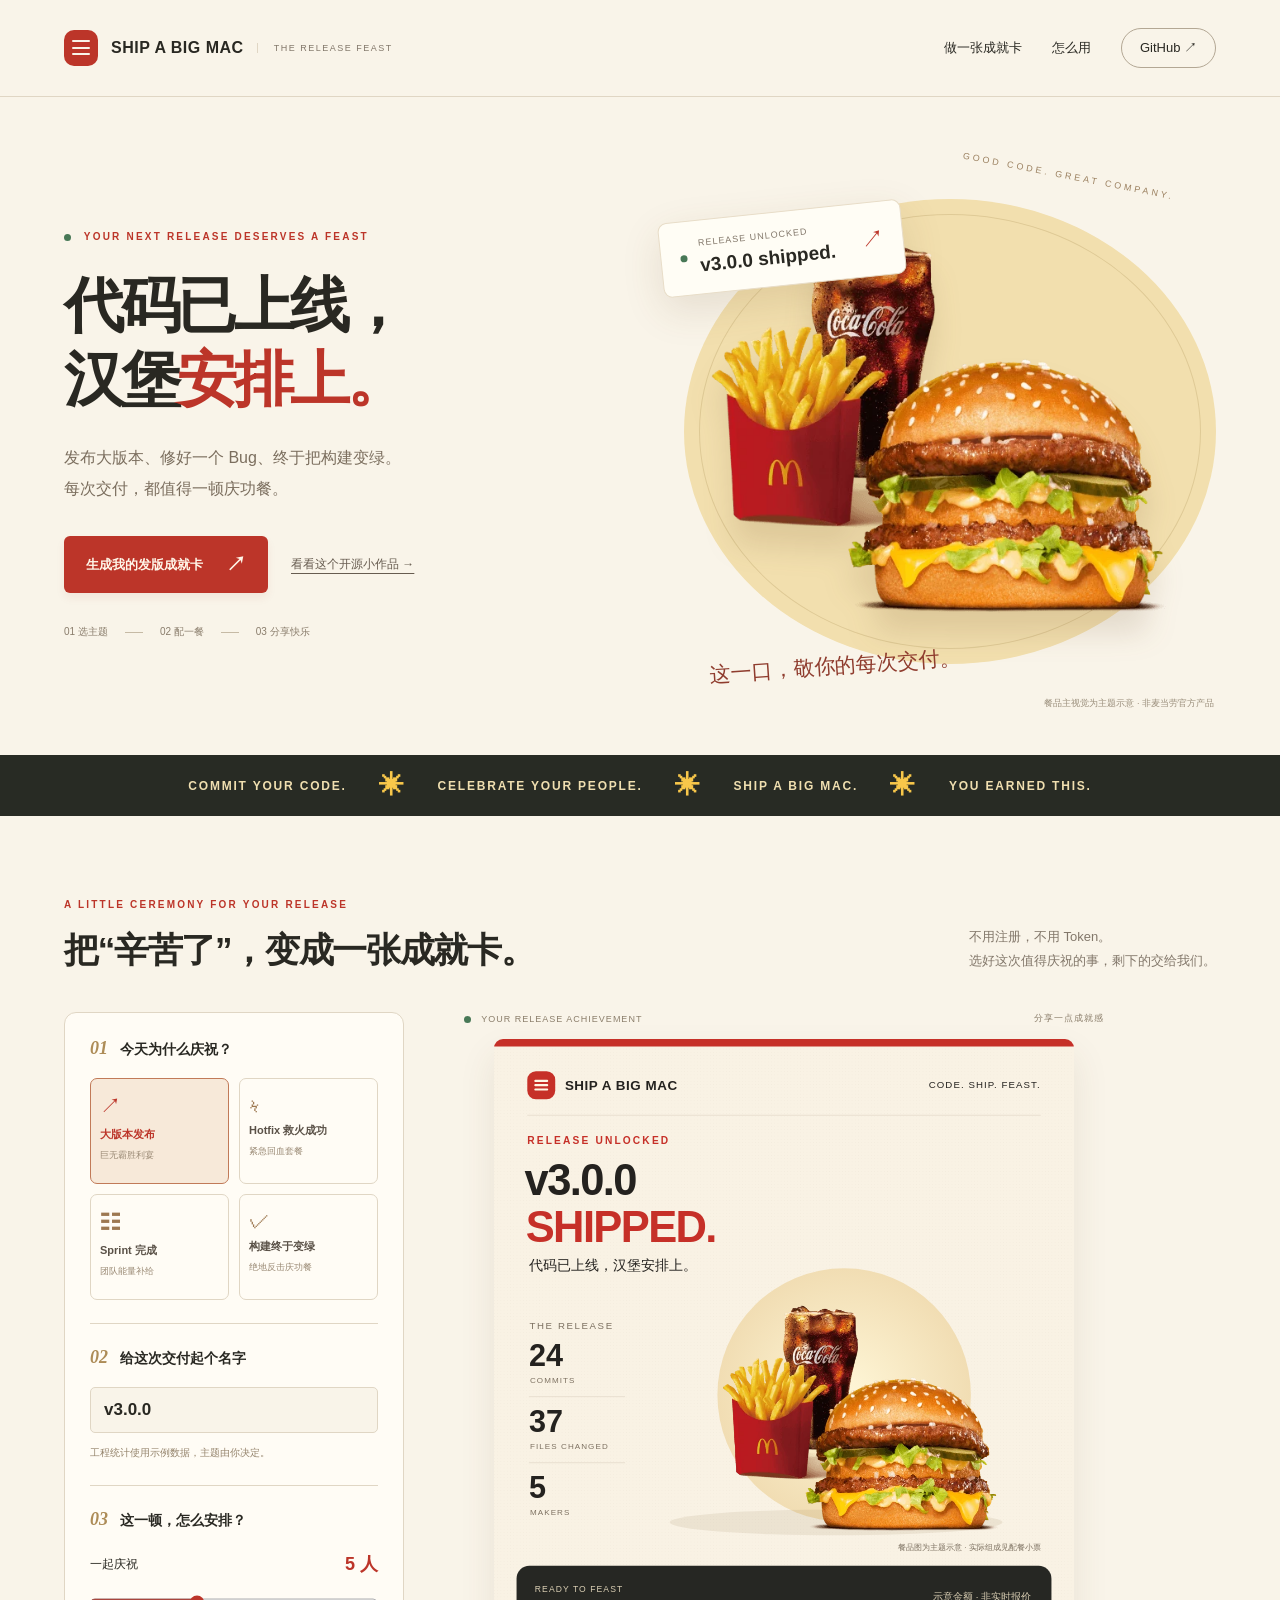
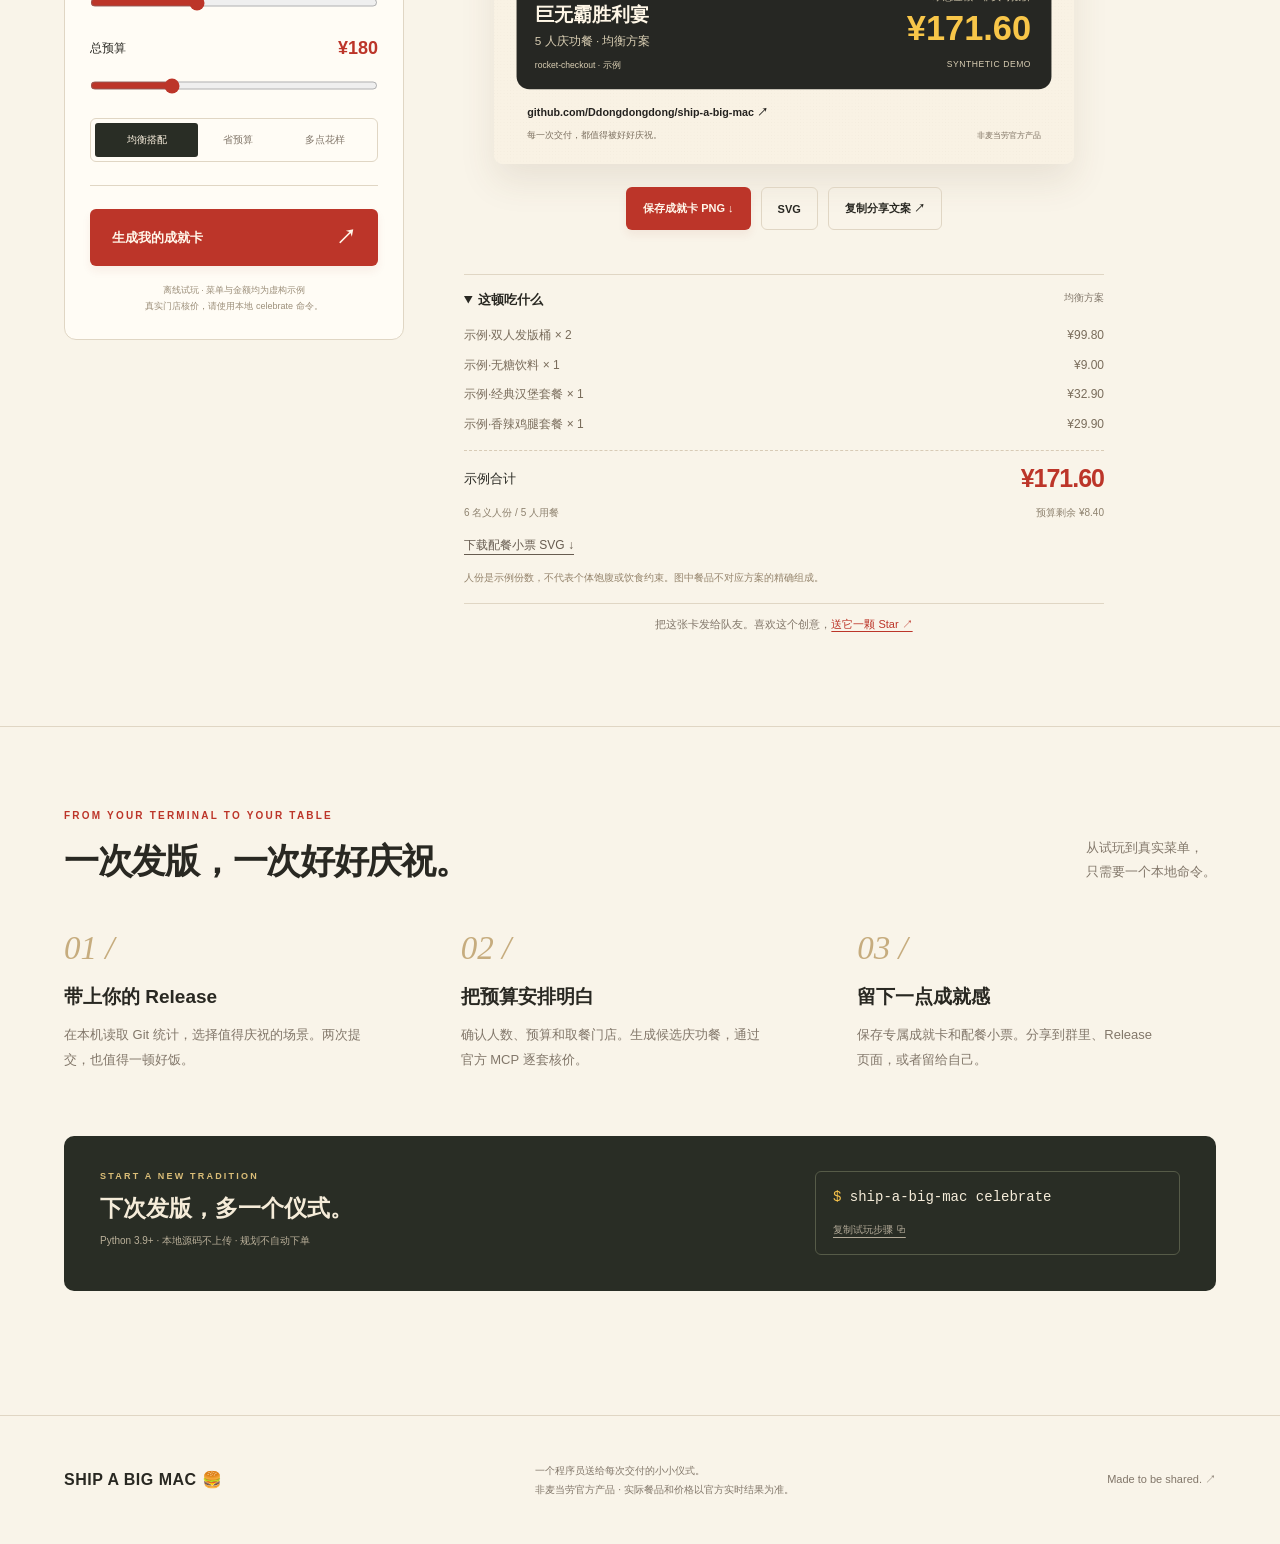
<file: docs/index.html>
<!doctype html>
<html lang="zh-CN">
<head>
<meta charset="utf-8"><meta name="viewport" content="width=device-width,initial-scale=1">
<meta name="description" content="代码已上线，汉堡安排上。为你的 Release、Hotfix 和 Sprint 生成庆功餐与专属成就卡。">
<meta property="og:title" content="Ship a Big Mac · 每次交付，都值得庆祝">
<meta property="og:description" content="选一个庆祝主题，生成你的发版成就卡。免费试玩，无需 Token。">
<meta property="og:image" content="https://ddongdongdong.github.io/ship-a-big-mac/assets/og-card.png">
<meta property="og:url" content="https://ddongdongdong.github.io/ship-a-big-mac/">
<title>Ship a Big Mac · 代码已上线，汉堡安排上</title>
<link rel="stylesheet" href="styles.css">
</head>
<body>
<header class="nav"><a class="wordmark" href="#top"><span class="brand-icon" aria-hidden="true"><i></i><i></i><i></i></span>SHIP A BIG MAC<span class="edition">THE RELEASE FEAST</span></a><nav aria-label="主导航"><a href="#demo">做一张成就卡</a><a href="#how">怎么用</a><a class="github-link" href="https://github.com/Ddongdongdong/ship-a-big-mac" target="_blank" rel="noopener">GitHub <span aria-hidden="true">↗</span></a></nav></header>
<main id="top">
<section class="hero">
<div class="hero-copy"><p class="eyebrow"><span class="live-dot"></span> YOUR NEXT RELEASE DESERVES A FEAST</p><h1>代码已上线，<br>汉堡<span class="red">安排上。</span></h1><p class="hero-description">发布大版本、修好一个 Bug、终于把构建变绿。<br>每次交付，都值得一顿庆功餐。</p><div class="hero-actions"><a class="button primary" href="#demo">生成我的发版成就卡 <span>↗</span></a><a class="text-link" href="https://github.com/Ddongdongdong/ship-a-big-mac">看看这个开源小作品 →</a></div><div class="hero-note"><span>01 选主题</span><i></i><span>02 配一餐</span><i></i><span>03 分享快乐</span></div></div>
<div class="hero-visual"><div class="food-disc"></div><span class="orbit-text">GOOD CODE. GREAT COMPANY.</span><img class="hero-food" src="assets/feast.webp" width="600" height="600" alt="巨无霸汉堡、薯条和冰可乐的庆祝主题示意图"><div class="release-tag"><span class="tiny-dot"></span><div><small>RELEASE UNLOCKED</small><strong>v3.0.0 shipped.</strong></div><span class="tag-arrow">↗</span></div><div class="handwritten">这一口，敬你的每次交付。</div><span class="photo-note">餐品主视觉为主题示意 · 非麦当劳官方产品</span></div>
</section>
<div class="ribbon"><span>COMMIT YOUR CODE.</span><span class="ribbon-star">✳</span><span>CELEBRATE YOUR PEOPLE.</span><span class="ribbon-star">✳</span><span>SHIP A BIG MAC.</span><span class="ribbon-star">✳</span><span>YOU EARNED THIS.</span></div>
<section class="demo-section" id="demo"><div class="section-heading"><div><p class="eyebrow">A LITTLE CEREMONY FOR YOUR RELEASE</p><h2>把“辛苦了”，<br class="mobile-break">变成一张成就卡。</h2></div><p>不用注册，不用 Token。<br>选好这次值得庆祝的事，剩下的交给我们。</p></div>
<div class="demo-grid">
<form class="controls" id="planner-form">
<fieldset><legend><span class="step">01</span> 今天为什么庆祝？</legend><div class="scene-grid" role="group" aria-label="庆祝主题"><button type="button" data-scene="major" class="active" aria-pressed="true"><span>↗</span><strong>大版本发布</strong><small>巨无霸胜利宴</small></button><button type="button" data-scene="hotfix" aria-pressed="false"><span>ϟ</span><strong>Hotfix 救火成功</strong><small>紧急回血套餐</small></button><button type="button" data-scene="sprint" aria-pressed="false"><span>☷</span><strong>Sprint 完成</strong><small>团队能量补给</small></button><button type="button" data-scene="comeback" aria-pressed="false"><span>✓</span><strong>构建终于变绿</strong><small>绝地反击庆功餐</small></button></div></fieldset>
<fieldset><legend><span class="step">02</span> 给这次交付起个名字</legend><label class="sr-only" for="release-version">版本号或庆祝名称</label><input type="text" id="release-version" value="v3.0.0" maxlength="20" placeholder="例如 v3.0.0" autocomplete="off"><p class="control-note">工程统计使用示例数据，主题由你决定。</p></fieldset>
<fieldset><legend><span class="step">03</span> 这一顿，怎么安排？</legend><label for="people">一起庆祝 <output id="people-value">5 人</output></label><input id="people" type="range" min="1" max="12" value="5"><label for="budget">总预算 <output id="budget-value">¥180</output></label><input id="budget" type="range" min="60" max="500" step="10" value="180"><div class="segmented" role="group" aria-label="配餐策略"><button type="button" data-strategy="均衡" class="active" aria-pressed="true">均衡搭配</button><button type="button" data-strategy="省预算" aria-pressed="false">省预算</button><button type="button" data-strategy="多样性" aria-pressed="false">多点花样</button></div></fieldset>
<button class="button primary full" type="submit">生成我的成就卡 <span>↗</span></button><p class="demo-disclaimer">离线试玩 · 菜单与金额均为虚构示例<br>真实门店核价，请使用本地 celebrate 命令。</p>
</form>
<div class="result-panel" id="result"><div class="result-topline"><span><i class="tiny-dot"></i> YOUR RELEASE ACHIEVEMENT</span><span>分享一点成就感</span></div><div class="card-wrap" id="achievement-card" aria-label="发版成就卡预览"></div><div class="share-actions"><button type="button" class="button primary" id="download-png">保存成就卡 PNG ↓</button><button type="button" class="button secondary" id="download-card">SVG</button><button type="button" class="button secondary" id="copy-share">复制分享文案 ↗</button></div><p id="share-status" class="action-status" role="status"></p><details class="meal-details" open><summary>这顿吃什么 <span id="plan-label">均衡方案</span></summary><div id="receipt-lines" class="receipt-lines"></div><div class="receipt-total"><span>示例合计</span><strong id="receipt-total">¥171.60</strong></div><div class="receipt-footer"><span id="coverage"></span><span id="budget-state"></span></div><button type="button" class="text-link" id="download-receipt">下载配餐小票 SVG ↓</button><p class="control-note">人份是示例份数，不代表个体饱腹或饮食约束。图中餐品不对应方案的精确组成。</p></details><p class="share-note">把这张卡发给队友。喜欢这个创意，<a href="https://github.com/Ddongdongdong/ship-a-big-mac">送它一颗 Star ↗</a></p></div>
</div></section>
<section class="how-section" id="how"><div class="section-heading"><div><p class="eyebrow">FROM YOUR TERMINAL TO YOUR TABLE</p><h2>一次发版，一次好好庆祝。</h2></div><p>从试玩到真实菜单，<br>只需要一个本地命令。</p></div><div class="steps-grid"><article><span class="how-number">01 /</span><h3>带上你的 Release</h3><p>在本机读取 Git 统计，选择值得庆祝的场景。两次提交，也值得一顿好饭。</p></article><article><span class="how-number">02 /</span><h3>把预算安排明白</h3><p>确认人数、预算和取餐门店。生成候选庆功餐，通过官方 MCP 逐套核价。</p></article><article><span class="how-number">03 /</span><h3>留下一点成就感</h3><p>保存专属成就卡和配餐小票。分享到群里、Release 页面，或者留给自己。</p></article></div><div class="terminal-row"><div><p class="eyebrow">START A NEW TRADITION</p><h3>下次发版，多一个仪式。</h3><p>Python 3.9+ · 本地源码不上传 · 规划不自动下单</p></div><div class="command-block"><code><span>$</span> ship-a-big-mac celebrate</code><button type="button" id="copy-command" aria-label="复制安装与离线试玩步骤">复制试玩步骤 ⧉</button></div></div><p class="action-status" id="command-status" role="status"></p></section>
<section class="copy-fallback" id="copy-fallback" hidden><label for="copy-text">浏览器未允许复制，请手动复制：</label><textarea id="copy-text" rows="8" readonly></textarea></section>
</main><footer><a class="wordmark" href="#top">SHIP A BIG MAC 🍔</a><p>一个程序员送给每次交付的小小仪式。<br>非麦当劳官方产品 · 实际餐品和价格以官方实时结果为准。</p><a href="https://github.com/Ddongdongdong/ship-a-big-mac">Made to be shared. ↗</a></footer>
<script src="demo-menu.js"></script><script src="card-template.js"></script><script src="planner.js"></script><script src="app.js"></script>
</body></html>
</file>
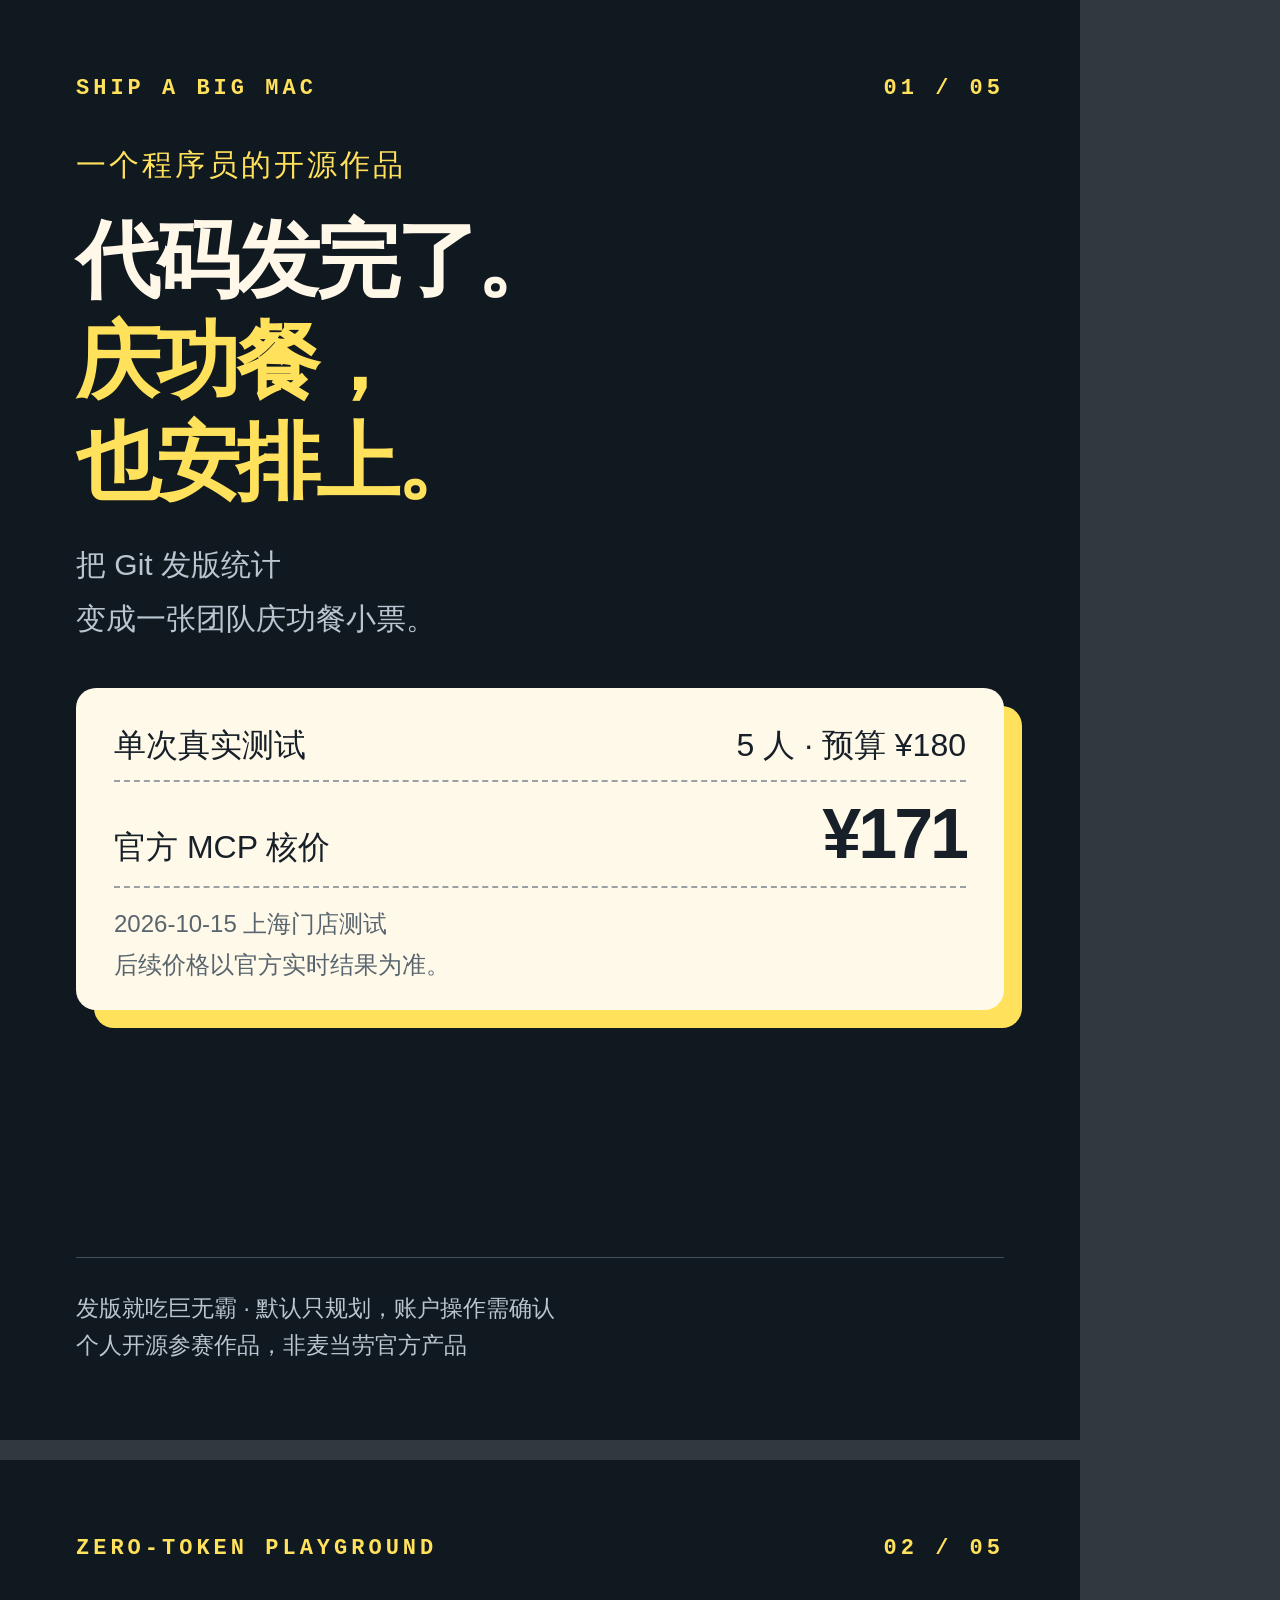
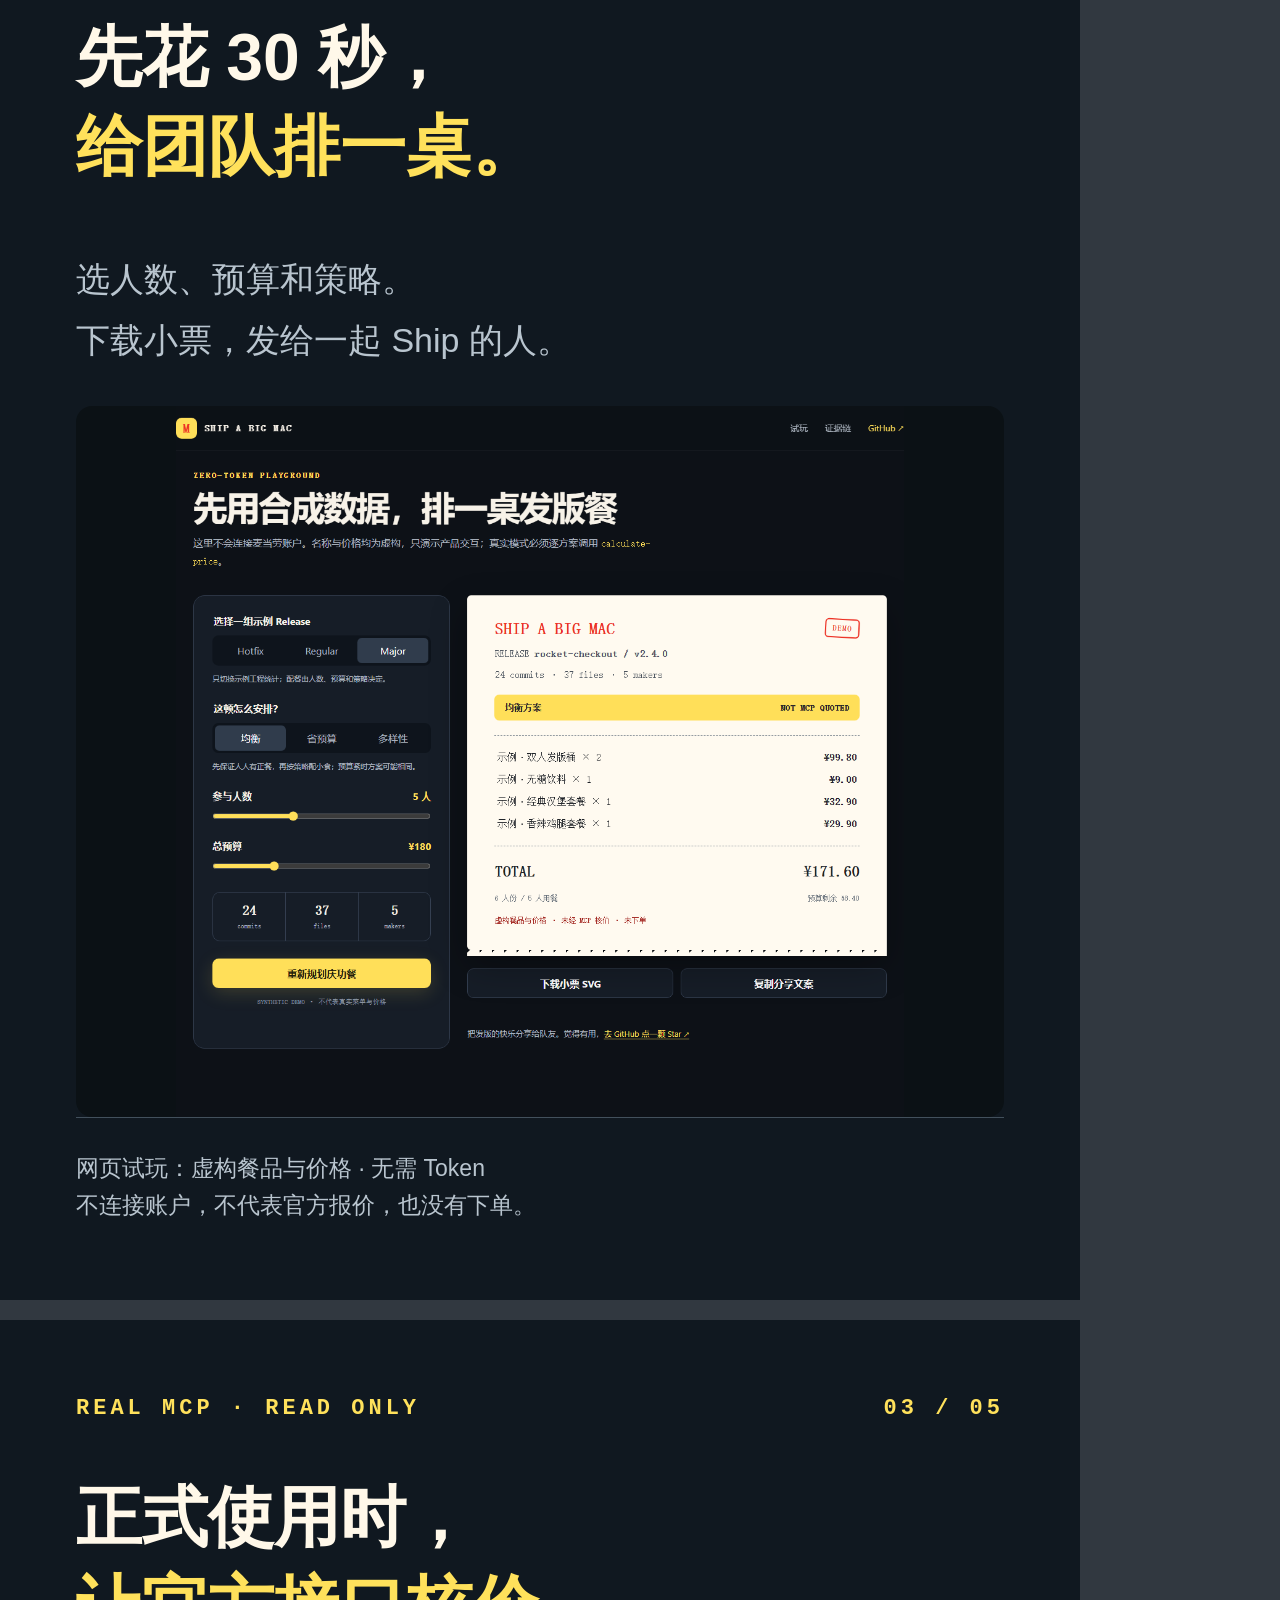
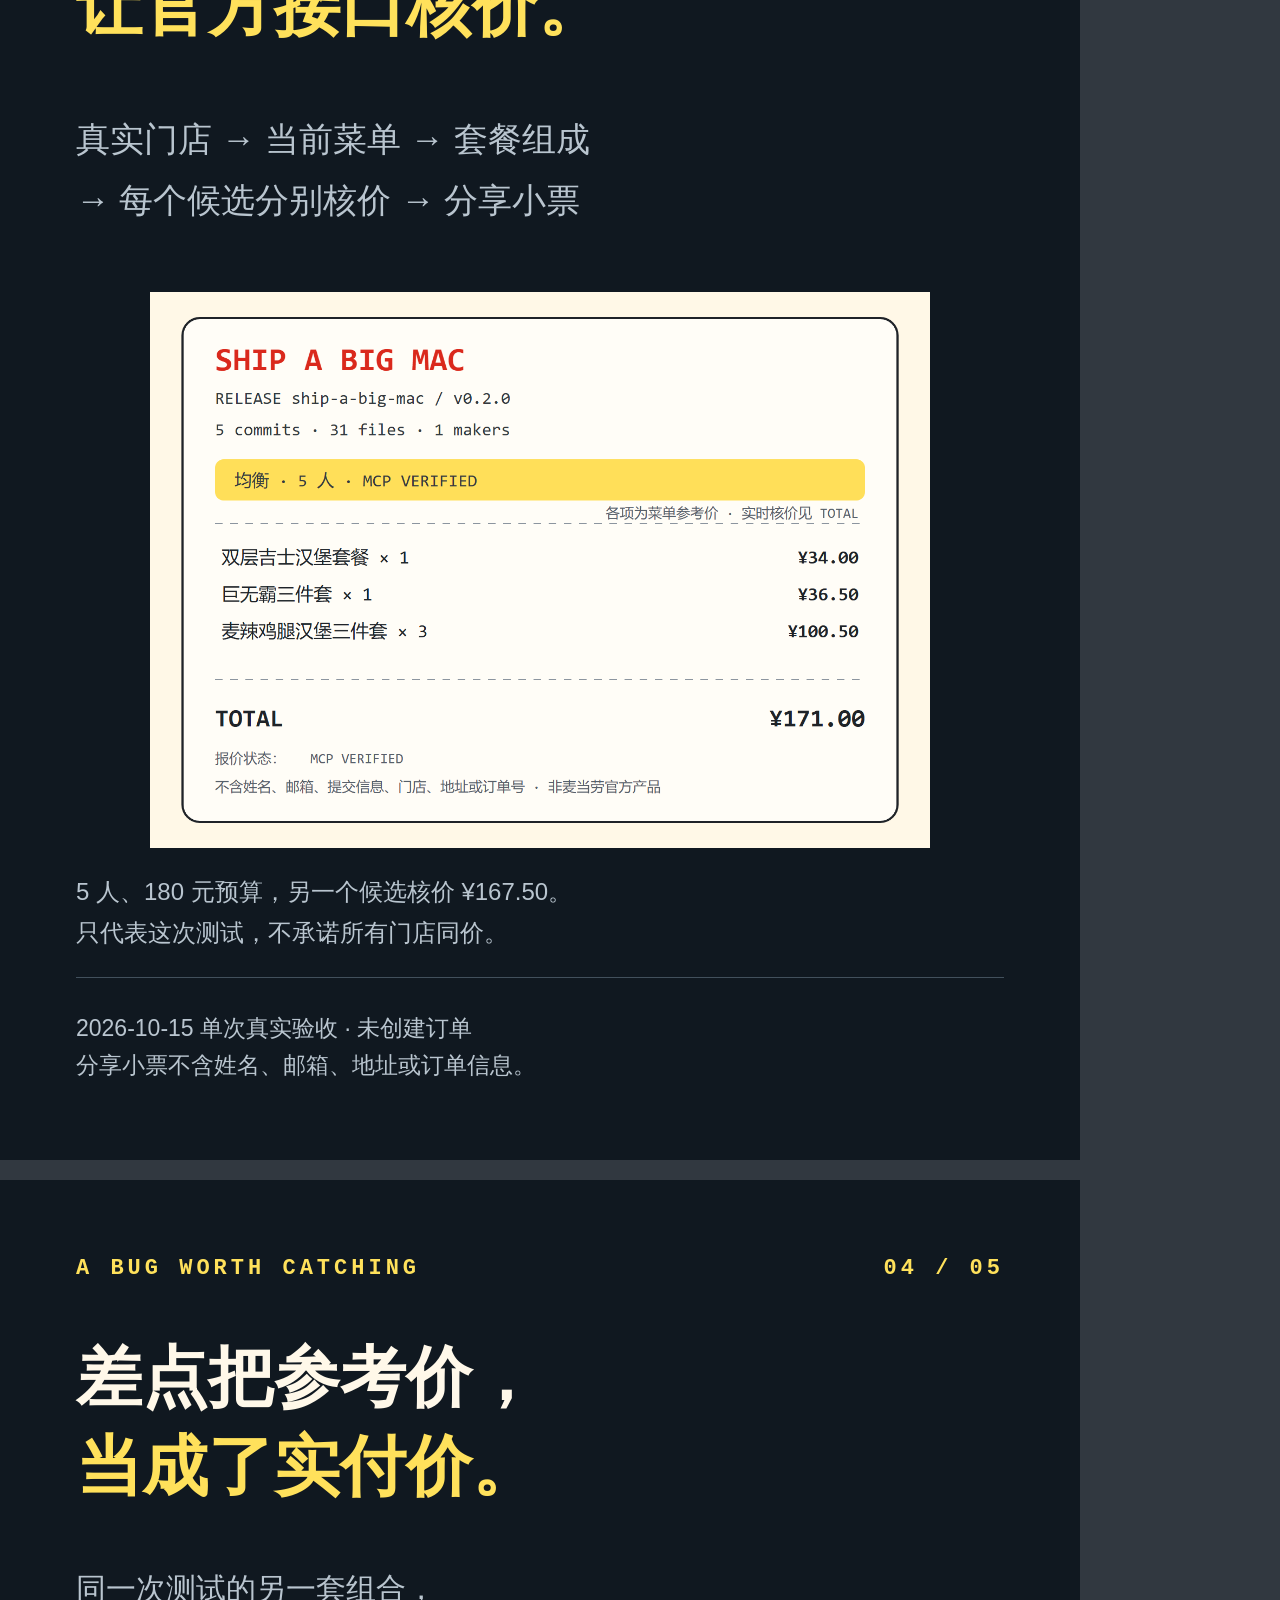
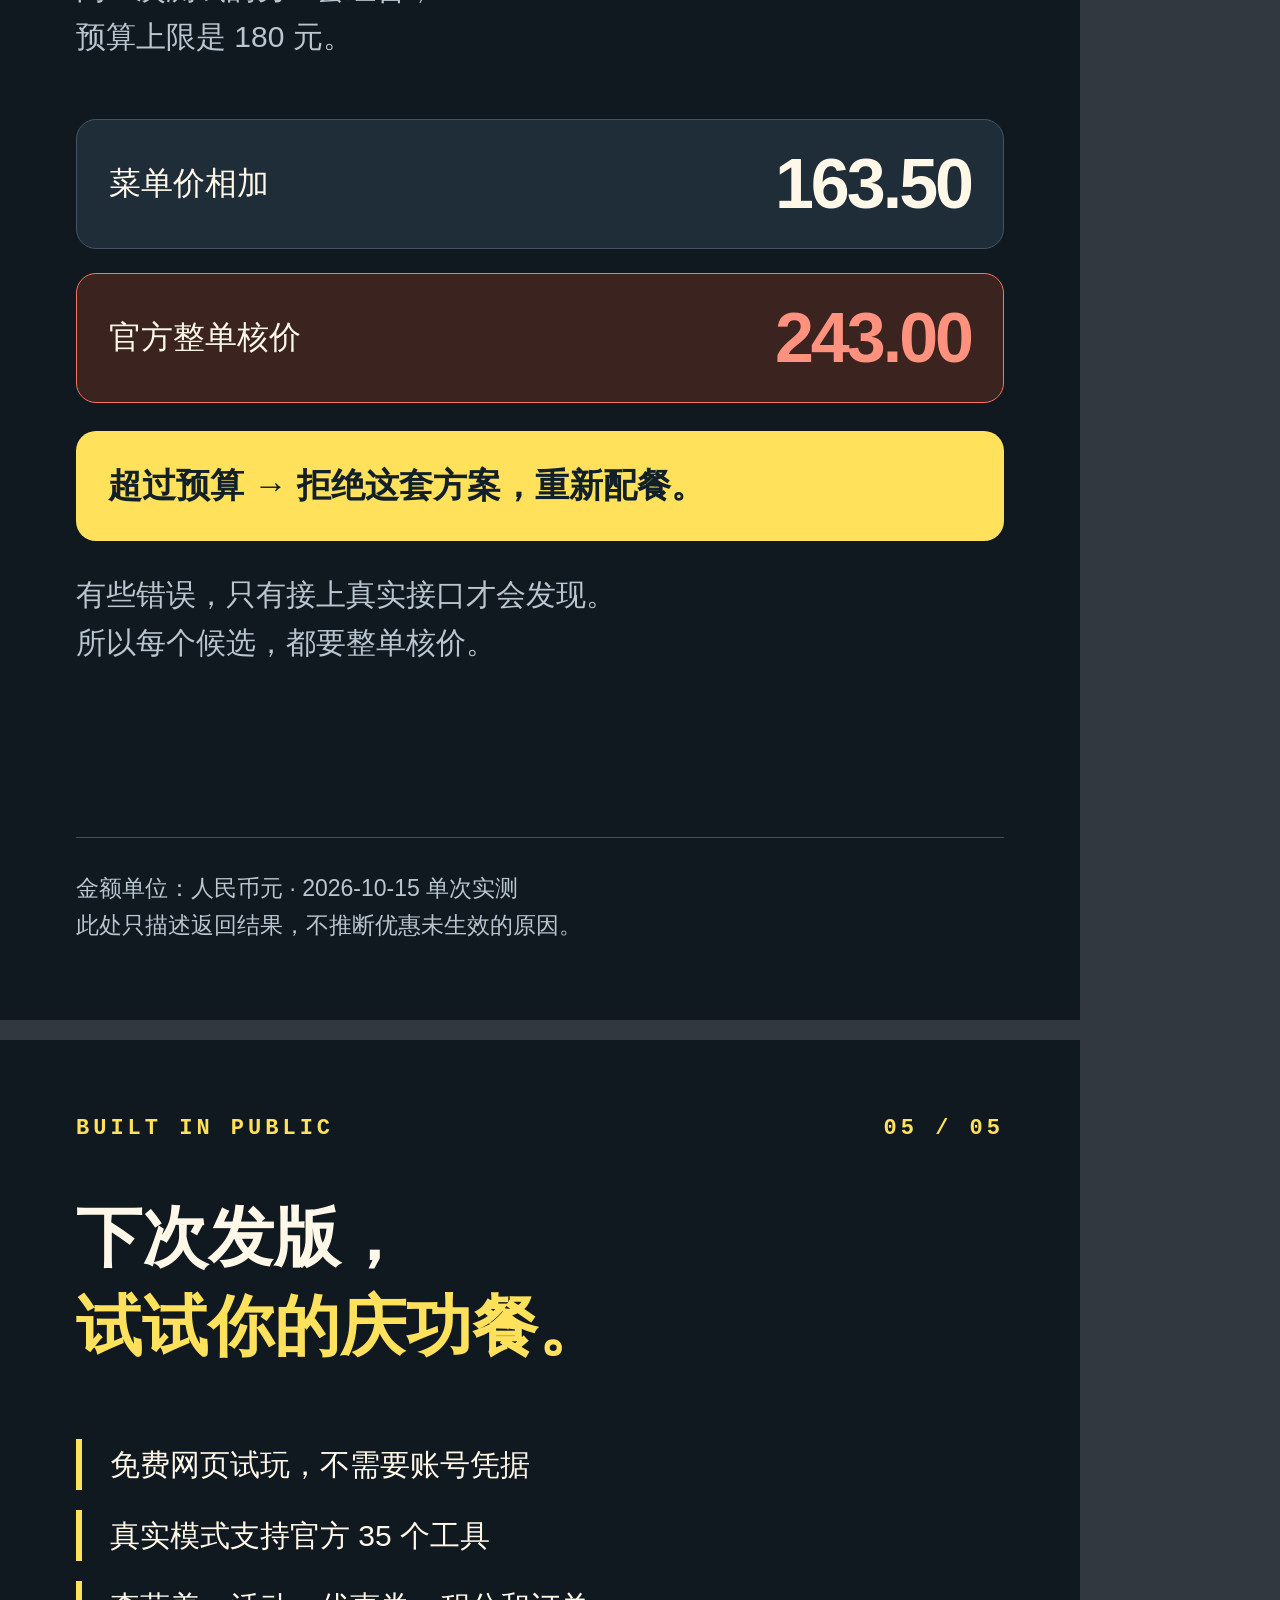
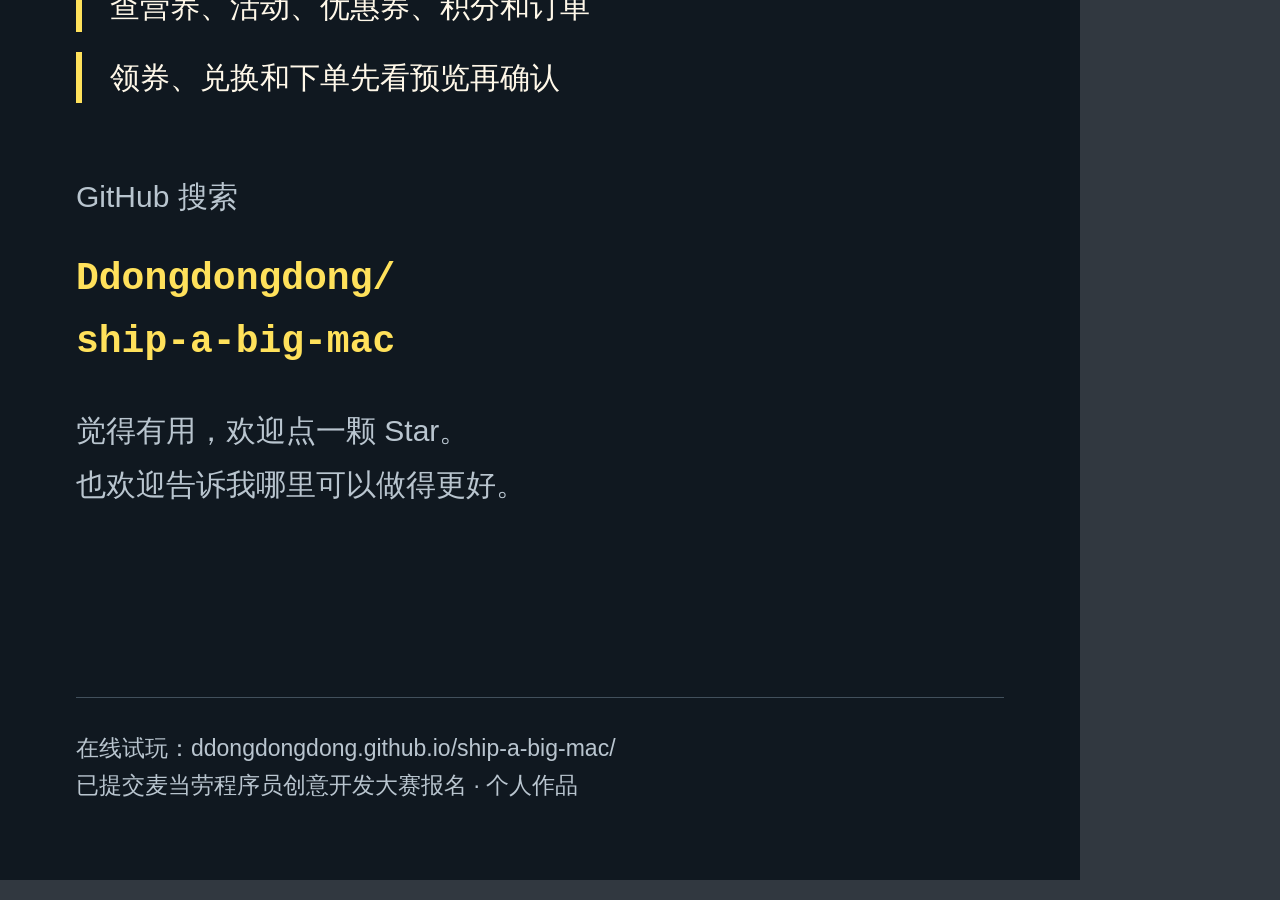
<file: assets/launch/cards.html>
<!doctype html>
<html lang="zh-CN">
<meta charset="utf-8">
<title>Ship a Big Mac · 首发配图</title>
<style>
*{box-sizing:border-box}body{margin:0;background:#313840;font-family:'Microsoft YaHei','Noto Sans CJK SC',sans-serif}.card{width:1080px;height:1440px;padding:76px;position:relative;overflow:hidden;background:#101820;color:#fff8e9;margin-bottom:20px;display:flex;flex-direction:column}.brand{font:700 22px Consolas,monospace;letter-spacing:4px;color:#ffe15b;display:flex;justify-content:space-between}.kicker{margin:72px 0 24px;color:#ffe15b;font-size:30px;letter-spacing:3px}h1{font-size:96px;line-height:1.25;margin:0;letter-spacing:-4px}h2{font-size:66px;line-height:1.35;margin:52px 0 24px}h1 em,h2 em{font-style:normal;color:#ffe15b}.intro{font-size:34px;line-height:1.8;color:#b9c5cf}.paper{background:#fff9e9;color:#172028;border-radius:20px;padding:44px;margin-top:48px;box-shadow:18px 18px 0 #ffe15b}.line{display:flex;justify-content:space-between;align-items:baseline;border-bottom:2px dashed #9aa0a4;padding:20px 0;font-size:32px}.amount{font-size:82px;font-weight:800;letter-spacing:-3px}.fine{font-size:24px;line-height:1.7;color:#b9c5cf}.paper .fine{color:#59656e}.foot{margin-top:auto;padding-top:32px;font-size:23px;line-height:1.6;color:#b9c5cf;border-top:1px solid #42505c}.image{width:100%;height:auto;border-radius:16px;display:block}.demo-image{max-height:890px;object-fit:contain;background:#0b1115}.pill{display:inline-block;background:#ffe15b;color:#14202a;padding:12px 22px;border-radius:40px;font-size:25px;font-weight:700}.comparison{margin:50px 0;display:grid;gap:24px}.number{background:#1f2d39;border:1px solid #455463;border-radius:20px;padding:32px 40px;display:flex;justify-content:space-between;align-items:center;font-size:32px}.bad{border-color:#fa735e;background:#3b231f}.bad strong{color:#ff927e}.note{background:#ffe15b;color:#12202a;border-radius:20px;padding:32px;font-size:34px;font-weight:700}.steps{font-size:34px;line-height:1.7;margin:48px 0;padding:0;list-style:none}.steps li{margin:26px 0;padding-left:28px;border-left:6px solid #ffe15b}.repo{font:700 38px/1.65 Consolas,monospace;overflow-wrap:anywhere;color:#ffe15b}.small-title{font-size:30px;color:#b9c5cf}.spacer{height:32px}
#card-01 h1{font-size:84px;line-height:1.2}#card-01 .kicker{margin-top:44px}#card-01 .intro{font-size:30px;margin:26px 0}#card-01 .paper{padding:24px 38px;margin-top:16px}#card-01 .line{padding:12px 0}#card-01 .amount{font-size:70px}#card-01 .paper .fine{margin:16px 0 0}.card img{flex-shrink:1;min-height:0;object-fit:contain}
#card-04 .intro{font-size:30px;line-height:1.6}#card-04 .comparison{margin:28px 0}#card-04 .number{padding:24px 32px}#card-04 .amount{font-size:70px}#card-05 .steps{font-size:30px;margin:24px 0}#card-05 .steps li{margin:20px 0}#card-05 .intro{font-size:30px}
</style>
<article class="card" id="card-01">
<div class="brand"><span>SHIP A BIG MAC</span><span>01 / 05</span></div>
<p class="kicker">一个程序员的开源作品</p>
<h1>代码发完了。<br><em>庆功餐，<br>也安排上。</em></h1>
<p class="intro">把 Git 发版统计<br>变成一张团队庆功餐小票。</p>
<div class="paper"><div class="line"><span>单次真实测试</span><span>5 人 · 预算 ¥180</span></div><div class="line"><span>官方 MCP 核价</span><strong class="amount">¥171</strong></div><p class="fine">2026-10-15 上海门店测试<br>后续价格以官方实时结果为准。</p></div>
<div class="foot">发版就吃巨无霸 · 默认只规划，账户操作需确认<br>个人开源参赛作品，非麦当劳官方产品</div>
</article>
<article class="card" id="card-02">
<div class="brand"><span>ZERO-TOKEN PLAYGROUND</span><span>02 / 05</span></div>
<h2>先花 30 秒，<br><em>给团队排一桌。</em></h2>
<p class="intro">选人数、预算和策略。<br>下载小票，发给一起 Ship 的人。</p>
<img class="image demo-image" src="playground.png" alt="离线试玩页面">
<div class="foot">网页试玩：虚构餐品与价格 · 无需 Token<br>不连接账户，不代表官方报价，也没有下单。</div>
</article>
<article class="card" id="card-03">
<div class="brand"><span>REAL MCP · READ ONLY</span><span>03 / 05</span></div>
<h2>正式使用时，<br><em>让官方接口核价。</em></h2>
<p class="intro">真实门店 → 当前菜单 → 套餐组成<br>→ 每个候选分别核价 → 分享小票</p>
<div class="spacer"></div><img class="image" src="live-receipt.png" alt="单次真实核价171元的小票">
<p class="fine">5 人、180 元预算，另一个候选核价 ¥167.50。<br>只代表这次测试，不承诺所有门店同价。</p>
<div class="foot">2026-10-15 单次真实验收 · 未创建订单<br>分享小票不含姓名、邮箱、地址或订单信息。</div>
</article>
<article class="card" id="card-04">
<div class="brand"><span>A BUG WORTH CATCHING</span><span>04 / 05</span></div>
<h2>差点把参考价，<br><em>当成了实付价。</em></h2>
<p class="intro">同一次测试的另一套组合，<br>预算上限是 180 元。</p>
<div class="comparison"><div class="number"><span>菜单价相加</span><strong class="amount">163.50</strong></div><div class="number bad"><span>官方整单核价</span><strong class="amount">243.00</strong></div></div>
<div class="note">超过预算 → 拒绝这套方案，重新配餐。</div>
<p class="intro">有些错误，只有接上真实接口才会发现。<br>所以每个候选，都要整单核价。</p>
<div class="foot">金额单位：人民币元 · 2026-10-15 单次实测<br>此处只描述返回结果，不推断优惠未生效的原因。</div>
</article>
<article class="card" id="card-05">
<div class="brand"><span>BUILT IN PUBLIC</span><span>05 / 05</span></div>
<h2>下次发版，<br><em>试试你的庆功餐。</em></h2>
<ul class="steps"><li>免费网页试玩，不需要账号凭据</li><li>真实模式支持官方 35 个工具</li><li>查营养、活动、优惠券、积分和订单</li><li>领券、兑换和下单先看预览再确认</li></ul>
<p class="small-title">GitHub 搜索</p><div class="repo">Ddongdongdong/<br>ship-a-big-mac</div>
<p class="intro">觉得有用，欢迎点一颗 Star。<br>也欢迎告诉我哪里可以做得更好。</p>
<div class="foot">在线试玩：ddongdongdong.github.io/ship-a-big-mac/<br>已提交麦当劳程序员创意开发大赛报名 · 个人作品</div>
</article>
</html>
</file>
<file: docs/styles.css>
:root{--cream:#f9f4e9;--paper:#fffaf1;--ink:#292822;--muted:#82776a;--red:#bc3529;--line:#e0d6c4;--yellow:#f8c74a;color-scheme:light;font-family:Arial,'Microsoft YaHei','PingFang SC',sans-serif;color:var(--ink);background:var(--cream)}
*{box-sizing:border-box}
html{scroll-behavior:smooth;scroll-padding-top:26px}
body{margin:0}
button,input,textarea{font:inherit}
button,a,input{-webkit-tap-highlight-color:transparent}
button,a{touch-action:manipulation}
a{color:inherit;text-decoration:none}
button{cursor:pointer}
button:disabled{cursor:not-allowed;opacity:.45}
a:focus-visible,button:focus-visible,input:focus-visible,summary:focus-visible,textarea:focus-visible{outline:3px solid #2e6b60;outline-offset:4px}
button{transition:background .16s,transform .16s}
button:not(:disabled):active,.button:active{transform:translateY(1px)}
.nav{max-width:1440px;padding:28px 5%;margin:auto;display:flex;align-items:center;justify-content:space-between;border-bottom:1px solid var(--line);gap:24px}
.wordmark{display:flex;align-items:center;gap:13px;font-size:16px;font-weight:900;letter-spacing:.5px;white-space:nowrap}
.brand-icon{display:grid;gap:4px;width:34px;height:36px;background:var(--red);padding:10px 8px;border-radius:10px}
.brand-icon i{display:block;height:2px;background:var(--cream);border-radius:5px}
.edition{font-size:9px;letter-spacing:1.5px;font-weight:400;border-left:1px solid var(--line);padding-left:16px;color:var(--muted)}
nav{display:flex;gap:30px;align-items:center;font-size:13px}
nav a:hover{color:var(--red)}
.github-link{border:1px solid #b3a794;border-radius:30px;padding:10px 18px}
.hero{max-width:1440px;margin:0 auto;display:grid;grid-template-columns:1.05fr 1fr;min-height:658px;padding:60px 5% 45px;align-items:center;overflow:hidden}
.eyebrow{font-size:10px;font-weight:800;letter-spacing:2.2px;color:var(--red);line-height:1.7;margin:0 0 24px}
.live-dot,.tiny-dot{display:inline-block;width:7px;height:7px;background:#487856;border-radius:50%;vertical-align:middle}
.live-dot{margin-right:8px}
.hero h1{font-weight:900;font-size:clamp(44px,4.7vw,70px);line-height:1.24;letter-spacing:-3.5px;margin:0 0 24px;position:relative;z-index:2}
.red{color:var(--red)}
.hero-description{font-size:16px;line-height:1.95;color:#7b6e5e;margin:0}
.hero-actions{display:flex;align-items:center;gap:23px;margin-top:32px;flex-wrap:wrap}
.button{display:inline-flex;align-items:center;justify-content:center;gap:23px;min-height:49px;border:1px solid transparent;border-radius:6px;font-weight:700;font-size:13px;padding:14px 21px;white-space:nowrap}
.button.primary{background:var(--red);color:#fff6e9;box-shadow:0 5px 10px #992b2011}
.button.primary:hover{background:#a72b22}
.button.secondary{border-color:var(--line);background:transparent;color:var(--ink)}
.button.secondary:hover{background:#eee4d3}
.button span{font-size:20px}
.text-link{border:0;background:transparent;padding:4px 0;font-size:12px;color:#675c50;text-decoration:underline;text-underline-offset:5px}
.hero-note{display:flex;align-items:center;gap:17px;margin-top:32px;color:#8a7d6c;font-size:10px}
.hero-note i{width:18px;border-top:1px solid #c6baa5}
.hero-visual{position:relative;height:540px;min-width:0}
.food-disc{position:absolute;inset:35px 0 40px 30px;border-radius:50%;background:#f2dfae}
.food-disc:after{content:'';position:absolute;inset:15px;border-radius:50%;border:1px solid #dfca96}
.hero-food{position:absolute;width:105%;height:auto;left:-2%;top:-4px;filter:drop-shadow(0 24px 14px #6a472524);z-index:1}
.orbit-text{position:absolute;right:40px;top:7px;transform:rotate(11deg);letter-spacing:3px;font-size:9px;color:#9b8060}
.release-tag{position:absolute;z-index:3;top:47px;left:6px;background:#fffdf5;box-shadow:0 14px 40px #6b4b2522;border:1px solid #e8ddc8;display:flex;align-items:center;gap:12px;padding:17px 19px;border-radius:9px;transform:rotate(-6deg)}
.release-tag small{display:block;font-size:9px;letter-spacing:1px;color:var(--muted);margin-bottom:7px}
.release-tag strong{font-size:19px;font-weight:800}
.tag-arrow{font-size:23px;margin-left:14px;color:var(--red)}
.handwritten{position:absolute;bottom:24px;left:55px;transform:rotate(-4deg);font-family:Georgia,'KaiTi',serif;font-size:21px;color:#8f3c2e;z-index:3}
.photo-note{position:absolute;bottom:-6px;right:2px;font-size:9px;color:#9a8e7b}
.ribbon{background:#282b24;color:#f0dfb0;display:flex;gap:32px;align-items:center;justify-content:center;min-height:61px;padding:16px;font-size:12px;letter-spacing:1.8px;font-weight:700;overflow:hidden;white-space:nowrap}
.ribbon-star{color:var(--yellow);font-size:25px}
.demo-section,.how-section{max-width:1440px;padding:80px 5%;margin:auto}
.section-heading{display:flex;align-items:end;justify-content:space-between;gap:25px;margin-bottom:38px}
.section-heading .eyebrow{margin-bottom:12px}
.section-heading h2{font-size:35px;letter-spacing:-1.3px;line-height:1.4;margin:0}
.section-heading>p{font-size:13px;line-height:1.9;color:var(--muted);margin:0}
.mobile-break{display:none}
.demo-grid{display:grid;grid-template-columns:340px minmax(0,1fr);gap:60px;align-items:start}
.controls{background:#fffcf5;border:1px solid var(--line);padding:25px;border-radius:12px}
.controls fieldset{padding:0 0 23px;margin:0 0 23px;border:0;border-bottom:1px solid var(--line);min-width:0}
.controls legend{font-size:14px;font-weight:700;margin-bottom:19px;padding:0}
.step{font-family:Georgia,serif;font-style:italic;font-size:18px;color:#ad8c57;margin-right:8px}
.scene-grid{display:grid;grid-template-columns:1fr 1fr;gap:10px}
.scene-grid button{display:flex;flex-direction:column;align-items:start;gap:7px;border:1px solid var(--line);border-radius:7px;background:transparent;min-height:106px;padding:13px 9px;text-align:left;color:#5a5147}
.scene-grid button>span{font-size:21px;color:#9d7851}
.scene-grid strong{font-size:11px}
.scene-grid small{font-size:9px;color:#9a8a75}
.scene-grid button.active{background:#f7e9d9;border-color:#c17a58}
.scene-grid button.active strong,.scene-grid button.active>span{color:var(--red)}
#release-version{width:100%;padding:12px 13px;border-radius:5px;border:1px solid var(--line);background:var(--cream);font-weight:700;font-size:17px;color:var(--ink)}
.control-note{font-size:10px;line-height:1.9;color:#95846c;margin:10px 0 0}
.controls label{display:flex;align-items:center;justify-content:space-between;font-size:12px;margin-top:3px}
.controls output{font-weight:800;font-size:18px;color:var(--red)}
input[type=range]{width:100%;height:23px;accent-color:var(--red);margin:15px 0 21px;cursor:pointer}
.segmented{display:grid;grid-template-columns:1.3fr 1fr 1.2fr;gap:0;border:1px solid var(--line);padding:4px;border-radius:6px}
.segmented button{border:0;border-radius:3px;background:transparent;font-size:10px;padding:10px 3px;color:var(--muted)}
.segmented button.active{background:#292d25;color:#fff5e3}
.full{width:100%;justify-content:space-between}
.demo-disclaimer{text-align:center;color:#9b8e79;font-size:9px;line-height:1.8;margin:16px 0 0}
.result-panel{min-width:0;max-width:640px}
.result-topline{display:flex;justify-content:space-between;align-items:center;gap:12px;font-size:9px;letter-spacing:1px;color:#8b7e6b;margin-bottom:14px}
.result-topline i{margin-right:7px}
.card-wrap{max-width:580px;margin:auto;border-radius:9px;box-shadow:0 17px 36px #5c41271a;overflow:hidden;transition:transform .3s}
.card-wrap svg{display:block;width:100%;height:auto}
.card-wrap.celebrated{animation:celebrate .55s ease-out}
.share-actions{display:flex;gap:10px;justify-content:center;flex-wrap:wrap;margin-top:23px}
.share-actions .button{font-size:11px;padding:12px 16px;min-height:43px}
.action-status{font-size:12px;text-align:center;line-height:1.7;color:#557450;min-height:20px;margin:12px 0}
.meal-details{border-top:1px solid var(--line);border-bottom:1px solid var(--line);padding:16px 0;margin-top:12px}
.meal-details summary{cursor:pointer;font-weight:700;font-size:13px}
.meal-details summary span{float:right;font-size:10px;color:var(--muted);font-weight:400}
.receipt-lines{padding:16px 0 7px;font-size:12px;line-height:1.8;color:#796c5b}
.receipt-line{display:flex;justify-content:space-between;gap:18px;margin-bottom:8px}
.receipt-total{display:flex;justify-content:space-between;align-items:center;font-size:13px;border-top:1px dashed #d8cbb6;padding-top:13px}
.receipt-total strong{font-size:25px;color:var(--red);letter-spacing:-1px}
.receipt-footer{display:flex;justify-content:space-between;gap:12px;color:#8e826f;font-size:10px;margin:13px 0}
.share-note{text-align:center;font-size:11px;color:var(--muted);line-height:1.8}
.share-note a{color:var(--red);text-decoration:underline;text-underline-offset:3px}
.how-section{border-top:1px solid var(--line)}
.steps-grid{display:grid;grid-template-columns:repeat(3,1fr);gap:38px;margin:45px 0 50px}
.how-number{font-family:Georgia,serif;font-size:33px;font-style:italic;color:#c6ac7e}
.steps-grid h3{font-size:19px;margin:17px 0 12px}
.steps-grid p{font-size:13px;line-height:1.9;color:var(--muted);max-width:300px}
.terminal-row{background:#292d25;color:#f5ecd9;display:flex;align-items:center;justify-content:space-between;padding:33px 36px;border-radius:10px;gap:26px}
.terminal-row .eyebrow{color:#dbbe78;font-size:9px;margin:0 0 9px}
.terminal-row h3{font-size:23px;margin:0 0 9px}
.terminal-row p{color:#bab09a;font-size:10px}
.command-block{border:1px solid #565b48;border-radius:6px;padding:17px;min-width:365px;display:flex;flex-direction:column;gap:18px;align-items:start}
.command-block code{font-family:Consolas,monospace;font-size:14px;white-space:nowrap}
.command-block code span{color:#f7c34b}
.command-block button{border:0;background:transparent;padding:0;color:#b3aa98;text-decoration:underline;text-underline-offset:4px;font-size:10px}
.copy-fallback{max-width:900px;margin:25px auto;padding:25px;border:1px solid var(--line);border-radius:10px}
.copy-fallback label{font-size:13px}
.copy-fallback textarea{display:block;width:100%;resize:vertical;margin-top:14px;font-size:12px;padding:15px;line-height:1.7;background:var(--paper);border:1px solid var(--line)}
footer{max-width:1440px;margin:auto;padding:35px 5%;border-top:1px solid var(--line);display:flex;justify-content:space-between;align-items:center;gap:26px}
footer p{font-size:10px;line-height:1.9;color:var(--muted)}
footer>a:last-child{font-size:11px;color:var(--muted)}
.sr-only{position:absolute;width:1px;height:1px;overflow:hidden;clip:rect(0,0,0,0);white-space:nowrap}
@keyframes celebrate{0%{transform:translateY(8px) scale(.985)}
100%{transform:translateY(0) scale(1)}
}
@media(min-width:1500px){.hero-food{width:100%}
}
@media(max-width:1100px){.edition{display:none}
.hero{min-height:570px}
.hero-visual{height:470px}
.hero h1{font-size:53px}
.hero-actions{gap:15px}
.hero-food{top:10px}
.release-tag{left:-10px;top:45px}
.handwritten{bottom:30px}
.demo-grid{gap:35px;grid-template-columns:310px minmax(0,1fr)}
.controls{padding:20px}
.result-topline>span:last-child{display:none}
.share-actions .button{padding:11px}
.terminal-row{padding:26px}
.command-block{min-width:330px}
.ribbon{font-size:10px;gap:22px}
}
@media(max-width:760px){.nav{padding:19px 6%;gap:15px}
.wordmark{font-size:12px;gap:9px}
.brand-icon{width:29px;height:31px;padding:8px 7px}
.nav nav{gap:14px}
.nav nav>a:not(:last-child){display:none}
.github-link{padding:9px 13px;font-size:11px}
.hero{display:flex;flex-direction:column;padding:39px 6% 25px;min-height:0}
.hero-copy{width:100%}
.hero .eyebrow{font-size:8px;letter-spacing:1.4px;margin-bottom:21px}
.hero h1{font-size:46px;letter-spacing:-2.7px;line-height:1.24;margin-bottom:19px}
.hero-description{font-size:13px}
.hero-actions{margin-top:24px;gap:19px}
.hero-actions .button{font-size:12px;padding:12px 16px;min-height:46px}
.hero-actions .text-link{font-size:10px}
.hero-note{margin-top:23px;font-size:9px;gap:14px}
.hero-visual{height:410px;width:100%;max-width:440px;margin-top:12px}
.food-disc{inset:35px 3% 24px}
.hero-food{top:2px;left:0;width:100%}
.release-tag{top:43px;left:4px;padding:12px 14px;gap:9px}
.release-tag small{font-size:7px}
.release-tag strong{font-size:16px}
.tag-arrow{font-size:18px;margin-left:8px}
.orbit-text{font-size:7px;right:15px;top:23px;letter-spacing:1.5px}
.handwritten{bottom:10px;left:17px;font-size:17px}
.photo-note{font-size:7px;bottom:-17px;right:0}
.ribbon{justify-content:start;gap:23px;font-size:9px;padding:14px 6%;min-height:50px;margin-top:12px}
.ribbon-star{font-size:19px}
.demo-section,.how-section{padding:48px 6%}
.section-heading{display:block;margin-bottom:28px}
.section-heading .eyebrow{font-size:8px;letter-spacing:1.4px}
.section-heading h2{font-size:28px;letter-spacing:-1px}
.section-heading>p{margin-top:14px;font-size:11px}
.section-heading>p br{display:none}
.demo-grid{grid-template-columns:1fr;gap:30px}
.controls{padding:23px}
.controls legend{font-size:14px}
.scene-grid{gap:12px}
.scene-grid button{padding:14px;min-height:108px}
.scene-grid strong{font-size:12px}
.scene-grid small{font-size:10px}
.controls fieldset{padding-bottom:21px;margin-bottom:21px}
.controls input[type=range]{margin-bottom:22px}
.segmented button{font-size:11px;padding:12px 4px}
.result-panel{max-width:none}
.result-topline{font-size:8px}
.result-topline>span:last-child{display:block;font-size:8px}
.share-actions{gap:7px}
.share-actions .button{font-size:10px;padding:11px 12px}
.receipt-lines{font-size:11px}
.receipt-footer{font-size:9px}
.share-note{font-size:10px}
.steps-grid{grid-template-columns:1fr;gap:20px;margin:29px 0}
.steps-grid article{border-bottom:1px solid var(--line);padding-bottom:21px}
.how-number{font-size:27px;float:left;margin-right:20px}
.steps-grid h3{font-size:17px;margin-top:7px}
.steps-grid p{font-size:12px;margin:0 0 0 61px;max-width:none}
.terminal-row{display:block;padding:23px}
.terminal-row h3{font-size:21px}
.command-block{min-width:0;margin-top:23px;padding:14px}
.command-block code{font-size:12px}
.copy-fallback{margin:0 6% 25px}
footer{display:block;padding:29px 6%}
footer p{margin:17px 0}
footer>a:last-child{font-size:10px}
.mobile-break{display:block}
}
@media(max-width:370px){.hero h1{font-size:41px}
.hero-visual{height:350px}
.handwritten{font-size:15px}
.hero-actions{gap:14px}
.hero-actions .text-link{font-size:9px}
.share-actions .button{padding:10px;font-size:9px}
}
@media(prefers-reduced-motion:reduce){html{scroll-behavior:auto}
*,*:before,*:after{animation:none!important;transition:none!important}
}

.hero-food{width:100%;height:92%;object-fit:contain;left:0;top:0}
@media(max-width:760px){.hero-food{height:90%;top:3px}
}
</file>
